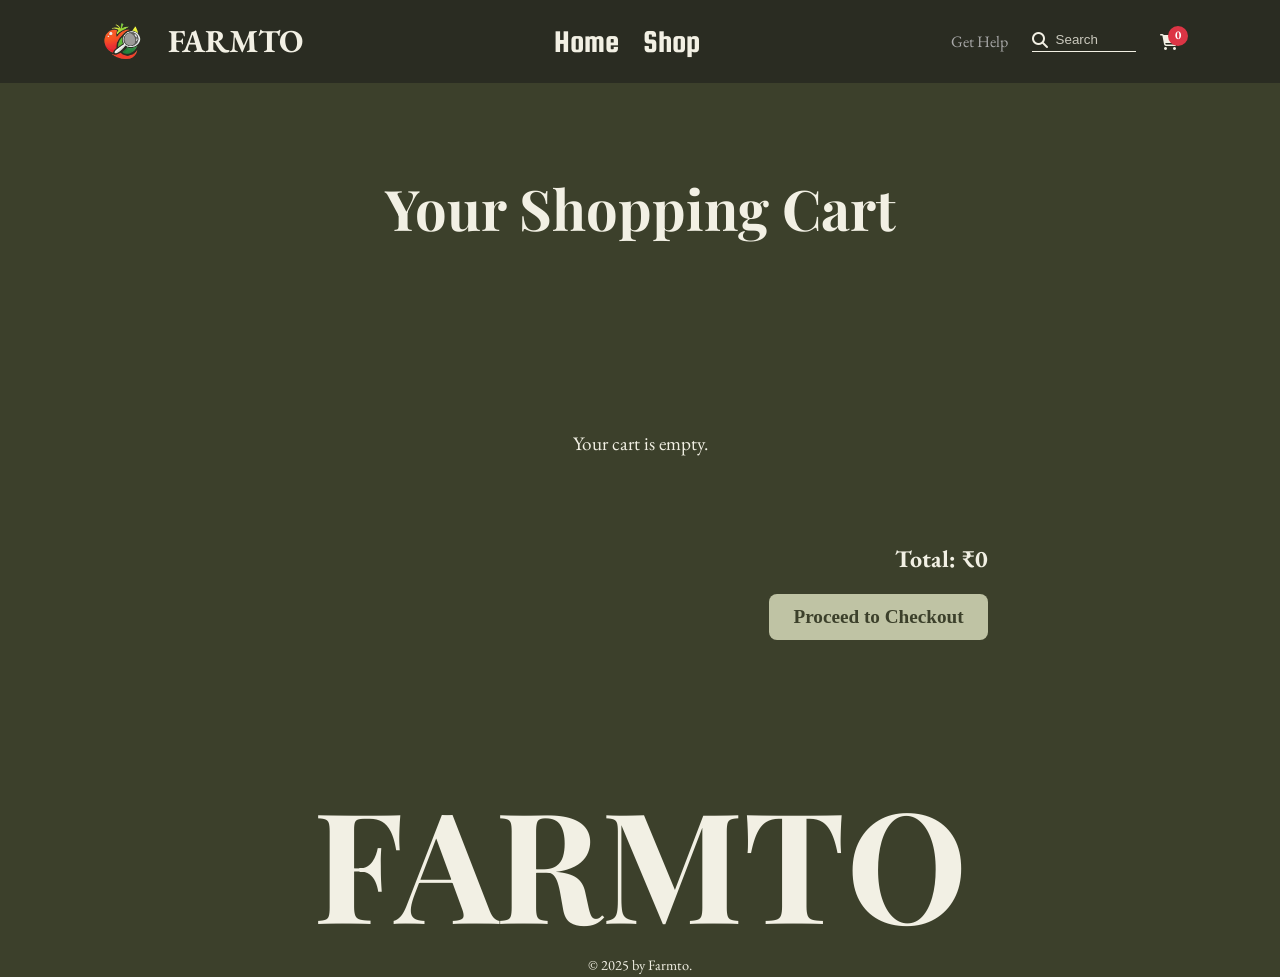
<file: templates/cart.html>
<!DOCTYPE html>
<html lang="en">
<head>
    <meta charset="UTF-8">
    <meta name="viewport" content="width=device-width, initial-scale=1.0">
    <title>Your Cart - Farmto</title>
    <link rel="stylesheet" href="/static/style.css">
    <link rel="icon" href="/static/Images/logo.png">
    <link rel="preconnect" href="https://fonts.googleapis.com">
    <link rel="preconnect" href="https://fonts.gstatic.com" crossorigin>
    <link href="https://fonts.googleapis.com/css2?family=EB+Garamond:wght@400;700&family=Playfair+Display:wght@700&family=Squada+One&display=swap" rel="stylesheet">
    <link rel="stylesheet" href="https://cdnjs.cloudflare.com/ajax/libs/font-awesome/6.4.0/css/all.min.css">
</head>
<body>
    <nav class="main-nav">
        <div class="nav-left">
            <img src="/static/Images/logo.png" alt="Farmto Logo" class="nav-logo">
            <a href="/" class="nav-brand">FARMTO</a>
        </div>
        <div class="nav-center squada-one-regular">
            <a href="/">Home</a>
            <a href="/shop">Shop</a>
        </div>
        <div class="nav-right">
            <a href="/get-help" class="help-link">Get Help</a>
            <div class="search-container">
                <i class="fa-solid fa-magnifying-glass"></i>
                <input type="text" placeholder="Search">
            </div>
            <a href="/cart" class="cart-link">
                <i class="fa-solid fa-cart-shopping"></i>
                <span id="cart-count">0</span>
            </a>
        </div>
    </nav>

    <main>
        <section class="page-header">
            <h1>Your Shopping Cart</h1>
        </section>

        <section class="cart-container">
            <div id="cart-items-container">
                </div>
            <div class="cart-summary">
                <h3>Total: <span id="cart-total">₹0</span></h3>
                <button class="cta-button">Proceed to Checkout</button>
            </div>
        </section>
    </main>

    <footer class="site-footer">
        <div class="footer-bottom">
            <h2 class="brand-name-large">FARMTO</h2>
            <p class="copyright">© 2025 by Farmto.</p>
        </div>
    </footer>
    <script src="/static/script.js"></script>
</body>
</html>
</file>
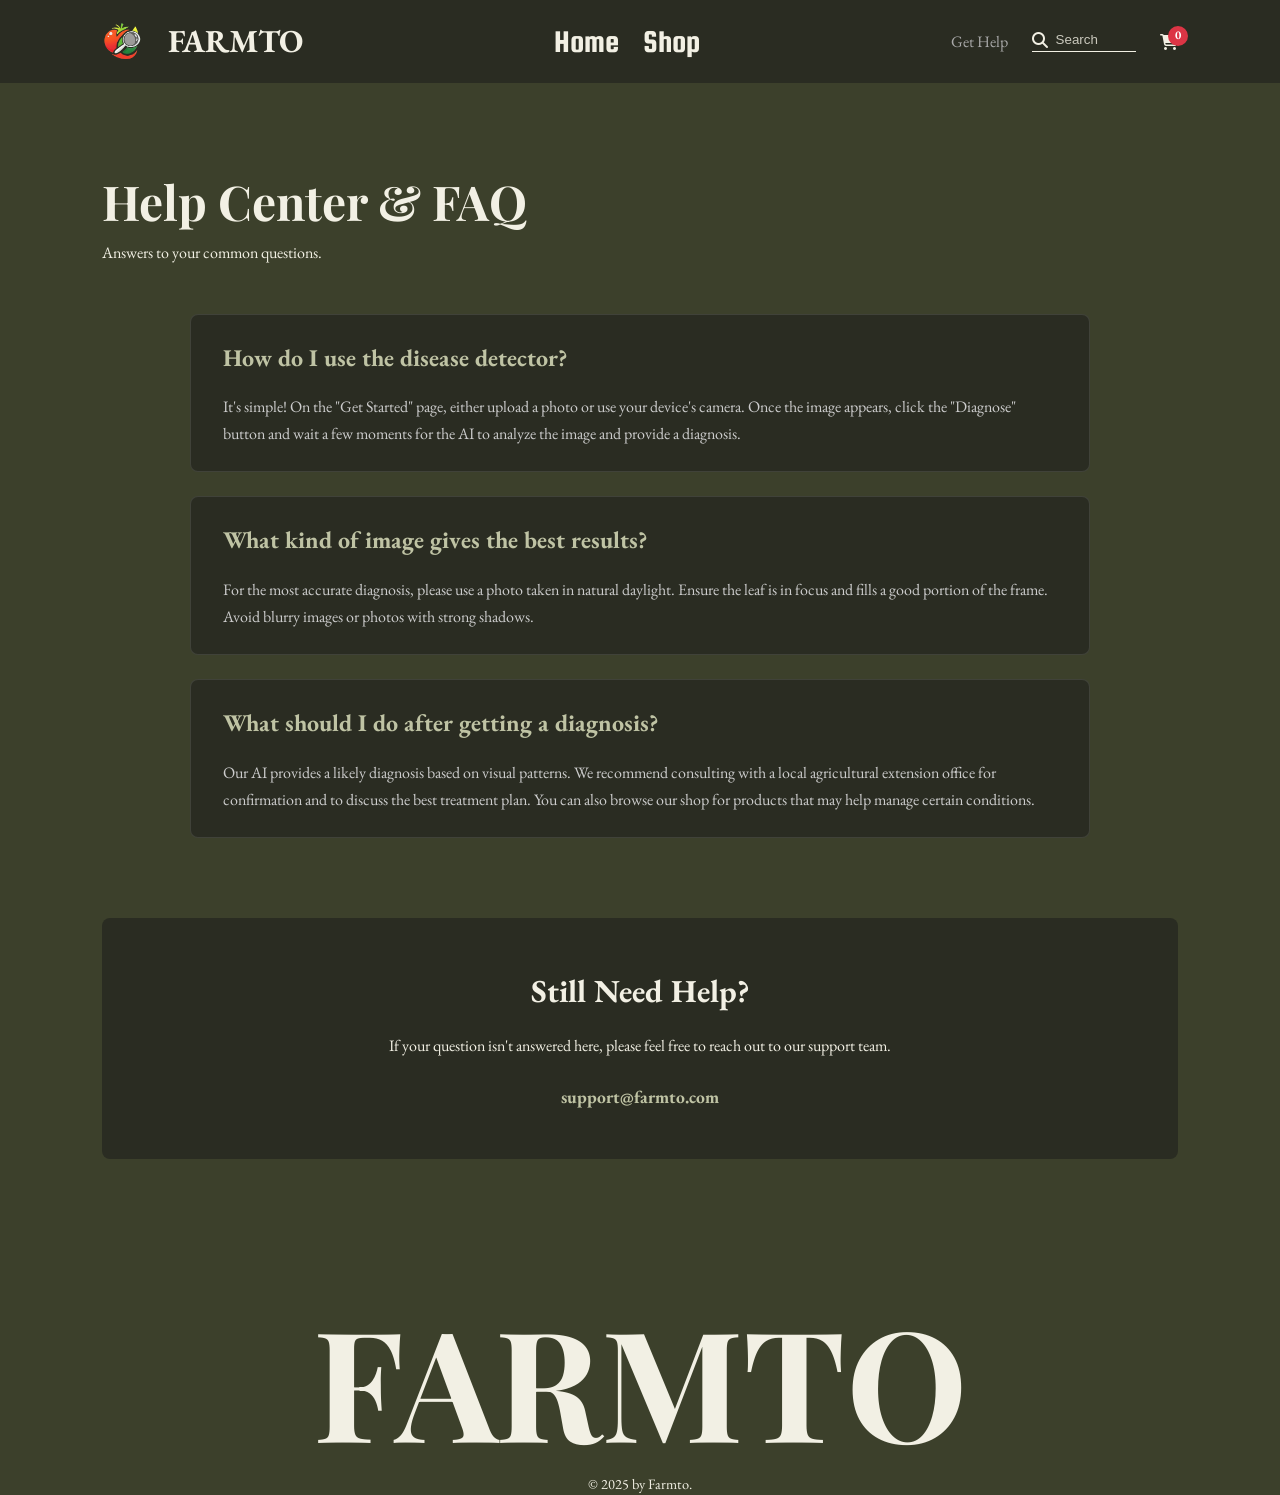
<file: templates/get-help.html>
<!DOCTYPE html>
<html lang="en">
<head>
    <meta charset="UTF-8">
    <meta name="viewport" content="width=device-width, initial-scale=1.0">
    <title>Get Help - Farmto</title>
    <link rel="stylesheet" href="/static/style.css">
    <link rel="icon" href="/static/Images/logo.png">
    <link rel="preconnect" href="https://fonts.googleapis.com">
    <link rel="preconnect" href="https://fonts.gstatic.com" crossorigin>
    <link href="https://fonts.googleapis.com/css2?family=EB+Garamond:wght@400;700&family=Playfair+Display:wght@700&family=Squada+One&display=swap" rel="stylesheet">
    <link rel="stylesheet" href="https://cdnjs.cloudflare.com/ajax/libs/font-awesome/6.4.0/css/all.min.css">
</head>
<body>
    <nav class="main-nav">
        <div class="nav-left">
            <img src="/static/Images/logo.png" alt="Farmto Logo" class="nav-logo">
            <a href="/" class="nav-brand">FARMTO</a>
        </div>
        <div class="nav-center squada-one-regular">
            <a href="/">Home</a>
            <a href="/shop">Shop</a>
        </div>
        <div class="nav-right">
            <a href="/get-help" class="help-link">Get Help</a>
            <div class="search-container">
                <i class="fa-solid fa-magnifying-glass"></i>
                <input type="text" placeholder="Search">
            </div>
            <a href="/cart" class="cart-link">
                <i class="fa-solid fa-cart-shopping"></i>
                <span id="cart-count">0</span>
            </a>
        </div>
    </nav>

    <main>
        <section class="help-center">
            <div class="section-header">
                <h2>Help Center & FAQ</h2>
                <p>Answers to your common questions.</p>
            </div>

            <div class="faq-container">
                <div class="faq-item">
                    <h3>How do I use the disease detector?</h3>
                    <p>It's simple! On the "Get Started" page, either upload a photo or use your device's camera. Once the image appears, click the "Diagnose" button and wait a few moments for the AI to analyze the image and provide a diagnosis.</p>
                </div>

                <div class="faq-item">
                    <h3>What kind of image gives the best results?</h3>
                    <p>For the most accurate diagnosis, please use a photo taken in natural daylight. Ensure the leaf is in focus and fills a good portion of the frame. Avoid blurry images or photos with strong shadows.</p>
                </div>

                <div class="faq-item">
                    <h3>What should I do after getting a diagnosis?</h3>
                    <p>Our AI provides a likely diagnosis based on visual patterns. We recommend consulting with a local agricultural extension office for confirmation and to discuss the best treatment plan. You can also browse our shop for products that may help manage certain conditions.</p>
                </div>
            </div>

            <div class="contact-info">
                <h3>Still Need Help?</h3>
                <p>If your question isn't answered here, please feel free to reach out to our support team.</p>
                <a href="mailto:support@farmto.com" class="contact-email">support@farmto.com</a>
            </div>
        </section>
    </main>

    <footer class="site-footer">
        <div class="footer-bottom">
            <h2 class="brand-name-large">FARMTO</h2>
            <p class="copyright">© 2025 by Farmto.</p>
        </div>
    </footer>
    <script src="/static/script.js"></script>
</body>
</html>
</file>
<file: static/style.css>
/* --- Global Styles & Variables --- */
:root {
    --bg-color: #3C402B;
    --nav-bg-color: #2a2c22;
    --text-color: #F2F0E4;
    --accent-color: #BFC3A4;
    --card-bg-color: #4A4853;
    --heading-font: 'Playfair Display', serif;
    --body-font: 'EB Garamond', serif;
    --success-color: #28a745;
    --danger-color: #dc3545;
}
.squada-one-regular {
    font-family: "Squada One", sans-serif;
    font-weight: 400;
    font-style: normal;
    font-size: 2rem;
}
* {
    box-sizing: border-box;
    margin: 0;
    padding: 0;
}
body {
    background-color: var(--bg-color);
    color: var(--text-color);
    font-family: var(--body-font);
    line-height: 1.6;
}
h1, h2, h4 {
    font-family: var(--heading-font);
    font-weight: 700;
}
h3 {
    font-family: var(--body-font);
    font-weight: 700;
}
h1 { font-size: 3.5rem; }
h2 { font-size: 3rem; }
h3 { font-size: 1.25rem; }
section {
    padding: 5rem 8%;
}
a {
    color: var(--text-color);
    text-decoration: none;
}

/* --- Navigation Bar --- */
.main-nav {
    display: flex;
    justify-content: space-between;
    align-items: center;
    background-color: var(--nav-bg-color);
    padding: 1rem 8%;
    font-size: 1rem; 
}
.nav-left, .nav-center, .nav-right {
    display: flex;
    align-items: center;
    gap: 1.5rem;
}
.nav-logo {
    height: 40px; 
    width: auto;
}
.nav-brand {
    font-weight: bold;
    font-size: 2rem; 
}
.nav-center a:hover, .help-link:hover {
    color: var(--accent-color);
}
.help-link { color: #a9a9a9; }
.search-container {
    display: flex;
    align-items: center;
    border-bottom: 1px solid var(--text-color);
    padding-bottom: 3px;
}
.search-container input {
    background: transparent;
    border: none;
    color: var(--text-color);
    outline: none;
    margin-left: 0.5rem;
    width: 80px;
}
.search-container input::placeholder {
    color: var(--text-color);
    opacity: 0.8;
}

/* --- Page Header & Hero --- */
.page-header {
    text-align: center;
    padding-bottom: 2rem;
}
.page-header h1 {
    margin-bottom: 1rem;
}
.hero {
    display: flex;
    align-items: center;
    justify-content: space-between;
    padding: 4rem 8%;
}
.hero-content { flex-basis: 45%; }
.hero-content p { margin: 1.5rem 0; font-size: 1.5rem; }
.cta-button {
    background-color: var(--accent-color);
    color: var(--bg-color);
    border: none;
    padding: 12px 24px;
    font-size: 1.2rem;
    font-family: 'Times New Roman', Times, serif;
    font-weight: bold;
    cursor: pointer;
    transition: background-color 0.3s, transform 0.2s ease;
    display: inline-flex;
    align-items: center;
    justify-content: center;
    gap: 0.75rem;
    border-radius: 8px;
}
.cta-button:hover { 
    background-color: #d1d4c1;
    transform: translateY(-3px);
}
.hero-image { flex-basis: 50%; }
.hero-image img { width: 100%; border-radius: 8px; }

/* --- Other Sections --- */
.mission {
    display: grid;
    grid-template-columns: 1fr 1.5fr;
    gap: 5rem;
    align-items: start;
}
.mission-text-grid {
    display: grid;
    grid-template-columns: 1.2fr 1.2fr;
    gap: 2rem;
    margin-bottom: 2rem;
    font-size: 1.5rem;
}
.mission-image img { width: 100%; border-radius: 8px; }
.section-header {
    margin-bottom: 2rem;
}
.blog-grid {
    display: grid;
    grid-template-columns: repeat(auto-fit, minmax(300px, 1fr));
    gap: 2rem;
}
.blog-card {
    background: rgba(74, 72, 83, 0.4); 
    backdrop-filter: blur(10px);         
    border: 1px solid rgba(255, 255, 255, 0.1); 
    border-radius: 12px;
    overflow: hidden;
    display: flex;
    flex-direction: column;
    text-decoration: none; 
    transition: transform 0.3s ease, box-shadow 0.3s ease;
}
.blog-card:hover {
    transform: translateY(-8px);
    box-shadow: 0 8px 32px 0 rgba(0, 0, 0, 0.3); 
}
.card-author {
    font-size: 1.2rem;
    padding: 0.75rem 1rem;
    color: #f0f0f0; 
}
.blog-card img { 
    width: 100%; 
    height: 200px; 
    object-fit: cover; 
}
.blog-card h3 { 
    padding: 1rem; 
    flex-grow: 1; 
    color: var(--text-color); 
}
.image-grid {
    display: grid;
    grid-template-columns: repeat(auto-fit, minmax(150px, 1fr));
    gap: 1rem;
}
.image-grid img { width: 100%; height: 200px; object-fit: cover; border-radius: 4px; }
.footer-promo h2 { 
    font-size: 2.5rem; 
    text-align: center;
}
.footer-bottom { text-align: center; padding-top: 4rem;}
.brand-name-large {
    font-family: var(--heading-font);
    font-size: clamp(4rem, 12vw, 10rem);
    font-weight: 700;
    line-height: 1;
    margin-bottom: 1rem;
}
.copyright { font-size: 0.9rem; }

/* --- Shop Page Styles --- */
.shop-content {
    padding-top: 0;
}
.product-grid {
    display: grid;
    grid-template-columns: repeat(auto-fit, minmax(280px, 1fr));
    gap: 2rem;
}
.product-card {
    background-color: var(--nav-bg-color);
    border-radius: 8px;
    text-align: center;
    padding: 1.5rem;
    transition: transform 0.3s ease;
}
.product-card:hover {
    transform: translateY(-5px);
}
.product-card img {
    width: 100%;
    height: 250px;
    object-fit: cover;
    border-radius: 4px;
    margin-bottom: 1rem;
}
.product-price {
    font-size: 1.2rem;
    font-weight: bold;
    color: var(--accent-color);
    margin: 0.5rem 0 1rem;
}

/* --- Cart Icon Badge & Page Styles --- */
.cart-link {
    position: relative;
    display: flex;
    align-items: center;
}
#cart-count {
    position: absolute;
    top: -8px;
    right: -10px;
    background-color: var(--danger-color);
    color: white;
    font-size: 0.75rem;
    font-weight: bold;
    width: 20px;
    height: 20px;
    border-radius: 50%;
    display: flex;
    justify-content: center;
    align-items: center;
}
.cart-container {
    max-width: 900px;
    margin: 0 auto;
}
.cart-item {
    display: grid;
    grid-template-columns: 100px 1fr auto;
    gap: 1.5rem;
    align-items: center;
    background-color: var(--nav-bg-color);
    padding: 1rem;
    border-radius: 8px;
    margin-bottom: 1rem;
}
.cart-item-image {
    width: 100%;
    height: 100px;
    object-fit: cover;
    border-radius: 4px;
}
.remove-from-cart-btn {
    background-color: var(--danger-color);
    color: white;
    border: none;
    padding: 8px 16px;
    border-radius: 4px;
    cursor: pointer;
}
.cart-summary {
    text-align: right;
    margin-top: 2rem;
}
.cart-summary h3 {
    margin-bottom: 1rem;
    font-size: 1.5rem;
}
.cart-empty-message {
    text-align: center;
    padding: 3rem;
    font-size: 1.2rem;
}

/* --- Disease Detector Page Styles --- */
.detector-container {
    padding: 4rem 8%;
    display: flex;
    flex-direction: column;
    align-items: center;
    text-align: center;
}
.media-display {
    width: 100%;
    max-width: 600px;
    aspect-ratio: 4 / 3;
    background-color: var(--nav-bg-color);
    border: 2px dashed var(--accent-color);
    border-radius: 8px;
    margin-top: 2rem;
    display: flex;
    justify-content: center;
    align-items: center;
    position: relative;
    overflow: hidden;
}
.media-display .placeholder-text {
    color: var(--accent-color);
    font-size: 1.2rem;
}
.media-display video,
.media-display img {
    position: absolute;
    top: 0;
    left: 0;
    width: 100%;
    height: 100%;
    object-fit: cover;
}
.controls {
    display: flex;
    justify-content: center;
    gap: 1.5rem;
    flex-wrap: wrap;
    margin-top: 2rem;
}
.upload-label {
    cursor: pointer;
}
.diagnose-section {
    margin-top: 2rem;
    width: 100%;
    max-width: 600px;
    display: flex;
    flex-direction: column;
    align-items: center;
    gap: 1.5rem;
}

.result-section {
    display: flex;
    flex-direction: row;
    flex-wrap: wrap;
    justify-content: center;
    gap: 1.5rem;
    padding: 2rem 8%;
    align-items: stretch; /* Ensures cards in the same row have the same height */
}
.diagnose-button {
    width: 100%;
    padding: 15px 30px;
    background:#A8E64B;
    color: var(--bg-color);
}

.result-placeholder {
    text-align: center;
    color: var(--accent-color);
    align-self: center;
}

.result-placeholder h2 {
    font-size: 2.5rem;
    margin-bottom: 1rem;
}

.result-entry {
    background: linear-gradient(135deg, var(--bg-color) 0%, #4a4853 100%);
    border-left: 5px solid var(--accent-color);
    border-radius: 8px;
    padding: 2.5rem;
    box-shadow: 0 6px 15px rgba(0, 0, 0, 0.25);
    flex: 1 1 320px; /* Flex-grow, flex-shrink, and basis */
    display: flex;
    flex-direction: column;
}

.result-label {
    font-size: 1.1rem;
    color: #ccc;
    text-transform: uppercase;
    letter-spacing: 1px;
    margin-bottom: 0.75rem;
}

.result-entry h3 {
    font-family: var(--heading-font);
    font-size: 2.5rem;
    color: var(--accent-color);
    margin-top: 0.5rem;
    margin-bottom: 1.5rem;
}

.result-entry p {
    font-size: 1.2rem;
    color: var(--text-color);
    line-height: 1.8;
}

.hidden {
    display: none !important;
}

/* --- Get Help Page Styles --- */
.help-center {
    padding: 5rem 8%;
}
.faq-container {
    max-width: 900px;
    margin: 3rem auto 0 auto;
}
.faq-item {
    background-color: var(--nav-bg-color);
    padding: 1.5rem 2rem;
    border-radius: 8px;
    margin-bottom: 1.5rem;
    border: 1px solid rgba(255, 255, 255, 0.1);
}
.faq-item h3 {
    color: var(--accent-color);
    font-size: 1.5rem;
    margin-bottom: 1rem;
}
.faq-item p {
    color: #ccc;
    line-height: 1.7;
}
.contact-info {
    text-align: center;
    margin-top: 5rem;
    padding: 3rem;
    background-color: var(--nav-bg-color);
    border-radius: 8px;
}
.contact-info h3 {
    font-size: 2rem;
    margin-bottom: 1rem;
}
.contact-info p {
    margin-bottom: 1.5rem;
}
.contact-email {
    color: var(--accent-color);
    font-weight: bold;
    text-decoration: none;
    font-size: 1.1rem;
    transition: color 0.3s;
}
.contact-email:hover {
    text-decoration: underline;
    color: var(--text-color);
}

/* --- New Benefits Section Styles --- */
.benefits {
    padding: 4rem 8%;
}

.benefits-grid {
    display: grid;
    grid-template-columns: repeat(auto-fit, minmax(250px, 1fr));
    gap: 2rem;
    margin-top: 3rem;
    text-align: center;
}

.benefit-item i {
    font-size: 3rem;
    color: var(--accent-color);
    margin-bottom: 1.5rem;
}

.benefit-item h3 {
    font-size: 1.5rem;
    margin-bottom: 1rem;
    color: var(--text-color);
}

.benefit-item p {
    color: #ccc;
    line-height: 1.7;
}

/* --- New Guideline Section Styles --- */
.guidelines {
    background-color: var(--nav-bg-color); /* Darker background to stand out */
    padding: 4rem 8%;
}

.guideline-grid {
    display: grid;
    grid-template-columns: repeat(auto-fit, minmax(280px, 1fr));
    gap: 2rem;
    margin-top: 3rem;
    text-align: center;
}

.guideline-item img {
    width: 100%;
    max-width: 300px; /* Control image size */
    height: 200px;
    object-fit: cover;
    border-radius: 8px;
    margin-bottom: 1.5rem;
    border: 1px solid var(--accent-color);
}

.guideline-item h3 {
    color: var(--accent-color);
    font-size: 1.5rem;
    margin-bottom: 0.5rem;
}

.guideline-item p {
    color: #ccc;
    max-width: 300px;
    margin: 0 auto; /* Center the paragraph text */
}
</file>
